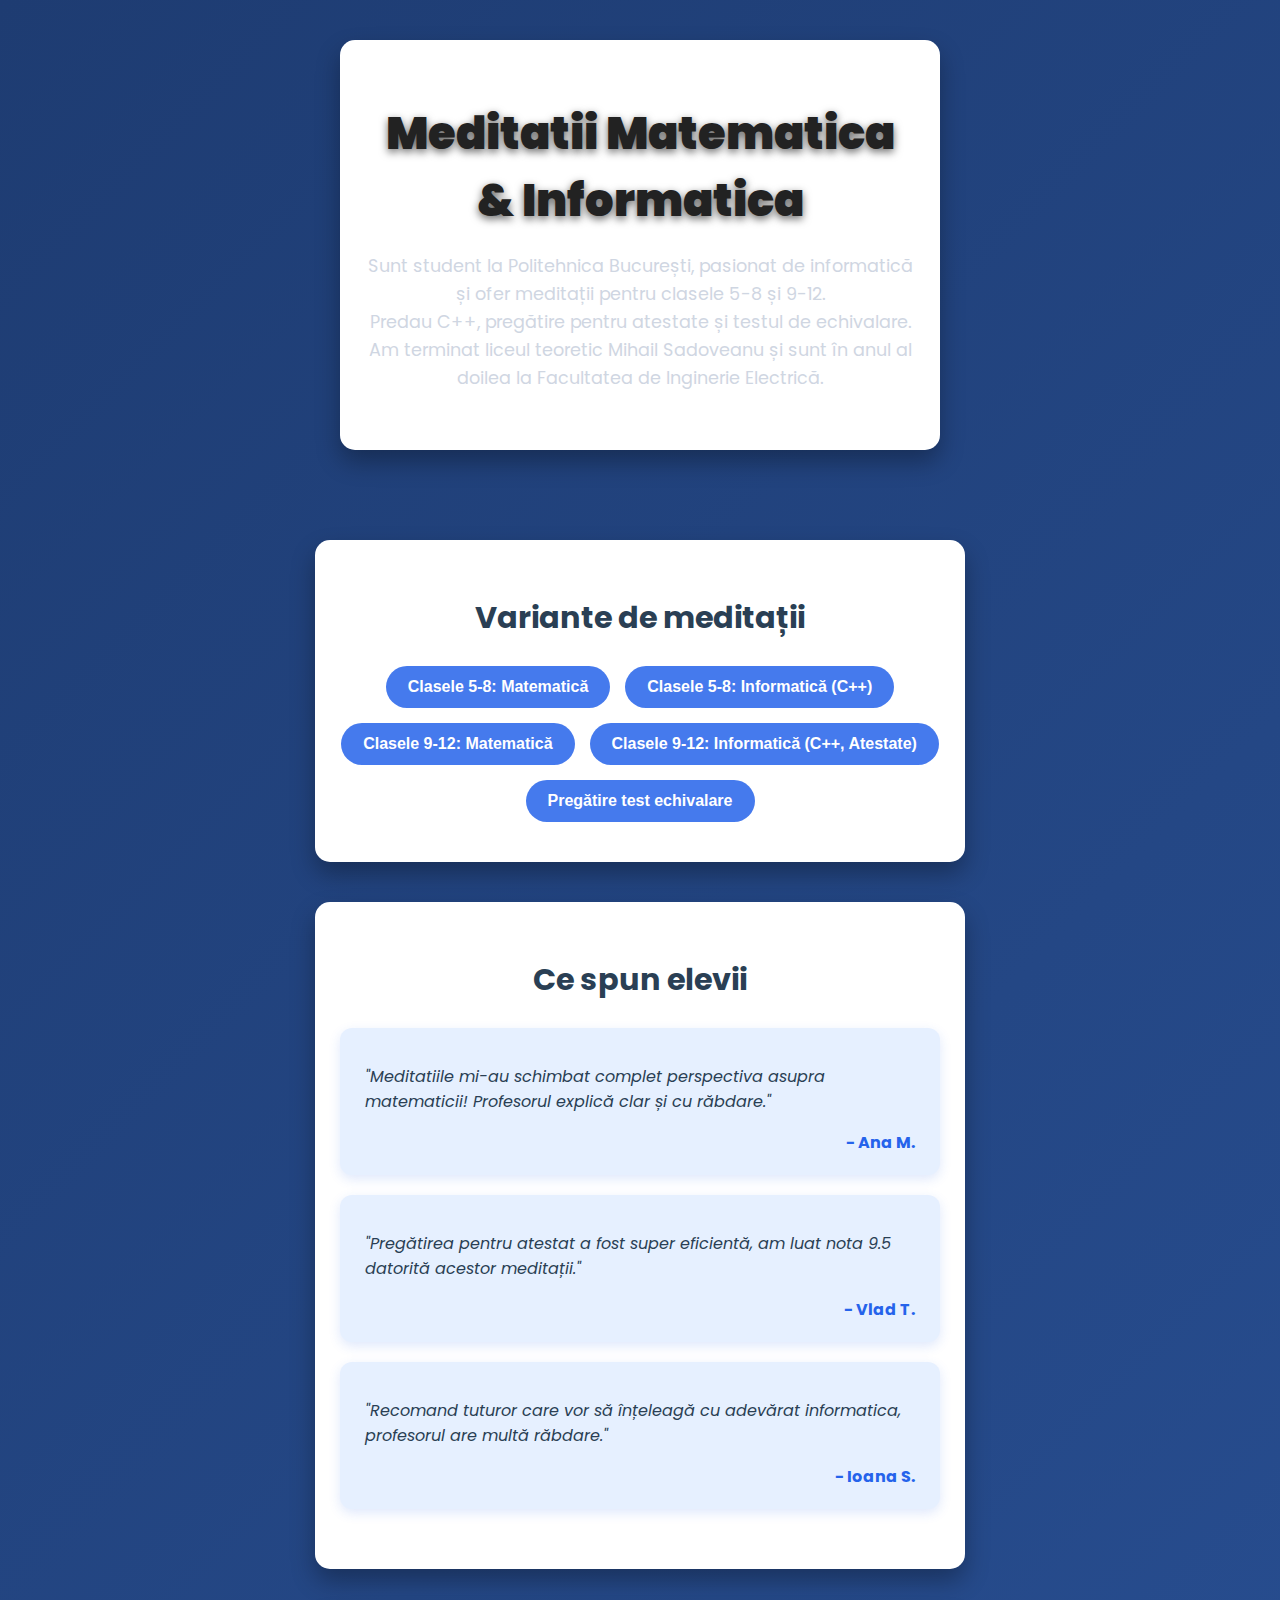
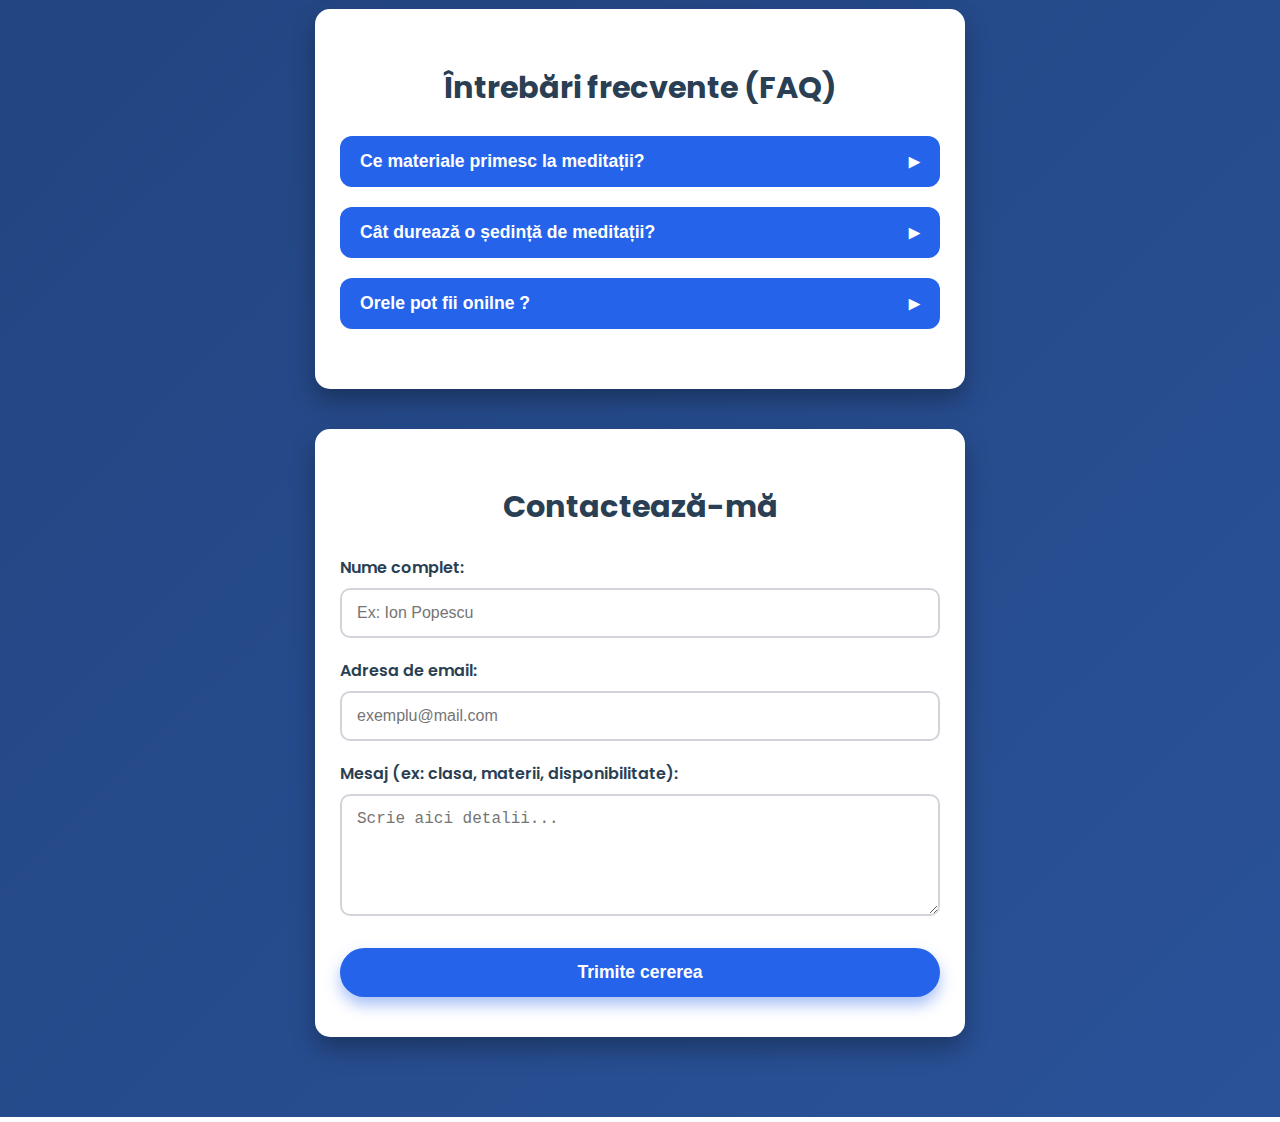
<file: index.html>
<!DOCTYPE html>
<html lang="ro">
<head>
  <meta charset="UTF-8" />
  <meta name="viewport" content="width=device-width, initial-scale=1" />
  <title>Meditatii Matematica & Informatica</title>
  <link href="https://fonts.googleapis.com/css2?family=Poppins:wght@400;600;700;800&display=swap" rel="stylesheet" />
  <link rel="stylesheet" href="style.css" />
</head>
<body>
  <header class="header">
    <div class="container">
      <h1>Meditatii Matematica & Informatica</h1>
      <p class="intro">
        Sunt student la Politehnica București, pasionat de informatică și ofer meditații pentru clasele 5-8 și 9-12.<br />
        Predau C++, pregătire pentru atestate și testul de echivalare.<br />
        Am terminat liceul teoretic Mihail Sadoveanu și sunt în anul al doilea la Facultatea de Inginerie Electrică.
      </p>
    </div>
  </header>

  <section class="variants container">
    <h2>Variante de meditații</h2>
    <div class="buttons-group">
      <button disabled>Clasele 5-8: Matematică</button>
      <button disabled>Clasele 5-8: Informatică (C++)</button>
      <button disabled>Clasele 9-12: Matematică</button>
      <button disabled>Clasele 9-12: Informatică (C++, Atestate)</button>
      <button disabled>Pregătire test echivalare</button>
    </div>
  </section>

  <section class="testimonials container">
    <h2>Ce spun elevii</h2>
    <div class="testimonial">
      <p>"Meditatiile mi-au schimbat complet perspectiva asupra matematicii! Profesorul explică clar și cu răbdare."</p>
      <span>- Ana M.</span>
    </div>
    <div class="testimonial">
      <p>"Pregătirea pentru atestat a fost super eficientă, am luat nota 9.5 datorită acestor meditații."</p>
      <span>- Vlad T.</span>
    </div>
    <div class="testimonial">
      <p>"Recomand tuturor care vor să înțeleagă cu adevărat informatica, profesorul are multă răbdare."</p>
      <span>- Ioana S.</span>
    </div>
  </section>

  <section class="faq container">
    <h2>Întrebări frecvente (FAQ)</h2>

    <div class="faq-item">
      <button class="faq-question" aria-expanded="false">
        Ce materiale primesc la meditații?
        <span class="arrow">&#9656;</span>
      </button>
      <div class="faq-answer" hidden>
        <p>Primești notițe personalizate, exerciții și teme pentru consolidarea cunoștințelor.</p>
      </div>
    </div>

    <div class="faq-item">
      <button class="faq-question" aria-expanded="false">
        Cât durează o ședință de meditații?
        <span class="arrow">&#9656;</span>
      </button>
      <div class="faq-answer" hidden>
        <p>O ședință standard durează între 60 și 90 de minute, în funcție de necesități.</p>
      </div>
    </div>

    <div class="faq-item">
      <button class="faq-question" aria-expanded="false">
        Orele pot fii onilne ?
        <span class="arrow">&#9656;</span>
      </button>
      <div class="faq-answer" hidden>
        <p>Da, ofer meditații atât online, cât și fizic, în funcție de preferințele elevului.</p>
      </div>
    </div>
  </section>

  <section class="contact container">
    <h2>Contactează-mă</h2>
    <form action="https://formspree.io/f/xnndlele" method="POST" onsubmit="handleSubmit(event)">
      <label for="name">Nume complet:</label>
      <input type="text" id="name" name="name" placeholder="Ex: Ion Popescu" required />

      <label for="email">Adresa de email:</label>
      <input type="email" id="email" name="email" placeholder="exemplu@mail.com" required />

      <label for="message">Mesaj (ex: clasa, materii, disponibilitate):</label>
      <textarea id="message" name="message" rows="5" placeholder="Scrie aici detalii..." required></textarea>

      <button type="submit" class="submit-btn">Trimite cererea</button>
    </form>
  </section>

  <script>
    // Toggle FAQ answers
    document.querySelectorAll('.faq-question').forEach(button => {
      button.addEventListener('click', () => {
        const expanded = button.getAttribute('aria-expanded') === 'true';
        button.setAttribute('aria-expanded', !expanded);
        const answer = button.nextElementSibling;
        if (answer.hasAttribute('hidden')) {
          answer.removeAttribute('hidden');
          button.querySelector('.arrow').style.transform = 'rotate(90deg)';
        } else {
          answer.setAttribute('hidden', '');
          button.querySelector('.arrow').style.transform = 'rotate(0deg)';
        }
      });
    });

    // Form submission
    function handleSubmit(event) {
      event.preventDefault();
      const form = event.target;

      fetch(form.action, {
        method: form.method,
        headers: { 'Accept': 'application/json' },
        body: new FormData(form)
      }).then(response => {
        if (response.ok) {
          window.location.href = 'multumesc.html';
        } else {
          response.json().then(data => {
            if (Object.hasOwn(data, 'errors')) {
              alert(data["errors"].map(error => error["message"]).join(", "));
            } else {
              alert("A apărut o eroare la trimitere.");
            }
          });
        }
      }).catch(() => {
        alert("Eroare la trimiterea formularului.");
      });
    }
  </script>
</body>
</html>
</file>
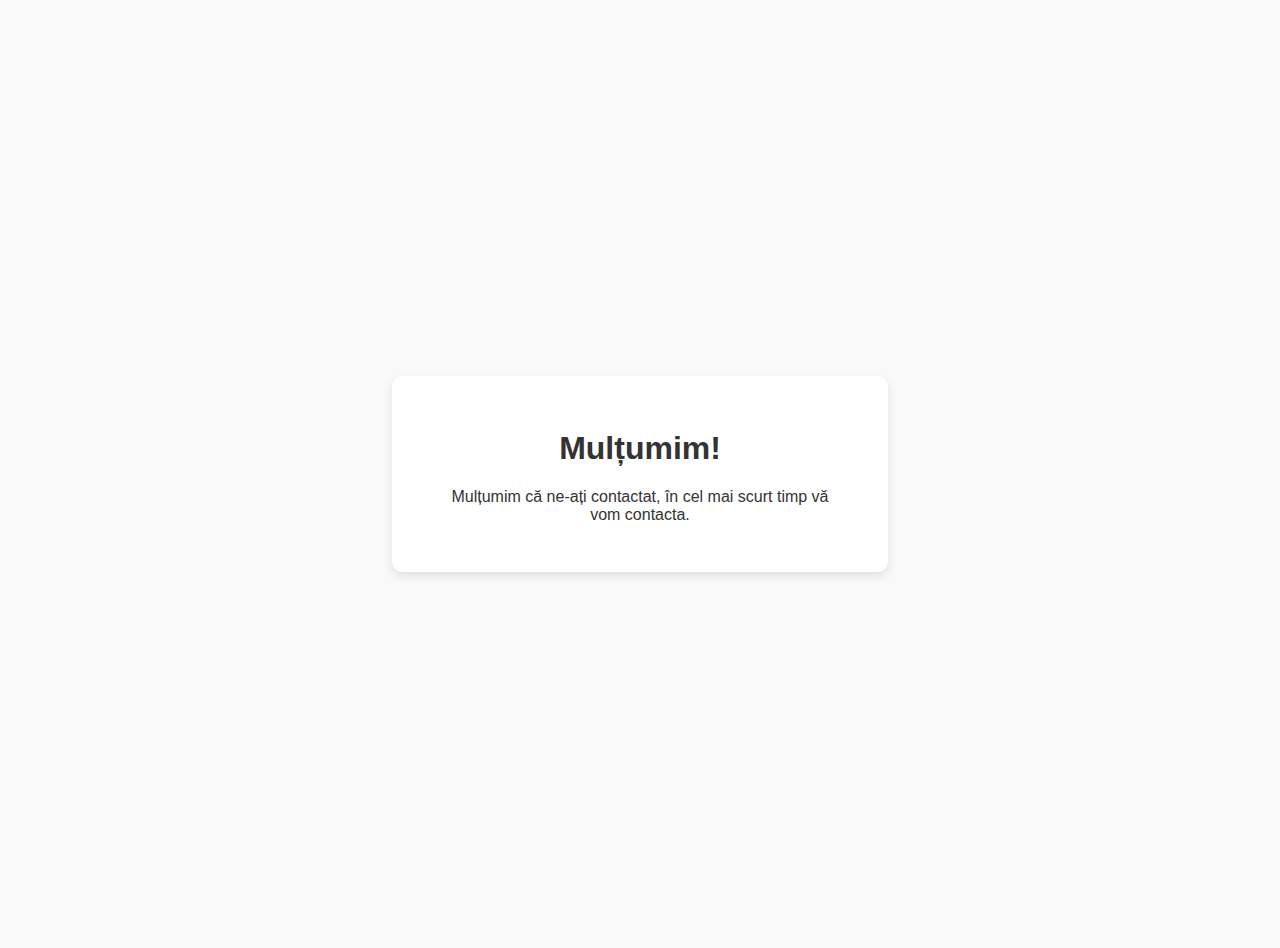
<file: multumesc.html>
<!DOCTYPE html>
<html lang="ro">
<head>
  <meta charset="UTF-8" />
  <meta name="viewport" content="width=device-width, initial-scale=1" />
  <title>Mulțumim!</title>
  <style>
    body {
      font-family: 'Segoe UI', Tahoma, Geneva, Verdana, sans-serif;
      background: #f9f9f9;
      display: flex;
      justify-content: center;
      align-items: center;
      height: 100vh;
      color: #333;
      text-align: center;
      padding: 1rem;
    }
    .message-box {
      background: white;
      padding: 2rem 3rem;
      border-radius: 10px;
      box-shadow: 0 4px 10px rgba(0,0,0,0.1);
      max-width: 400px;
    }
  </style>
</head>
<body>
  <div class="message-box">
    <h1>Mulțumim!</h1>
    <p>Mulțumim că ne-ați contactat, în cel mai scurt timp vă vom contacta.</p>
  </div>
</body>
</html>
</file>
<file: style.css>
/* style.css */

body {
    font-family: 'Poppins', sans-serif;
    background: linear-gradient(135deg, #1e3c72, #2a5298);
    color: #f0f0f0;
    margin: 0;
    padding: 0 0 40px 0;
    min-height: 100vh;
  }
  
  .container {
    max-width: 600px;
    margin: 0 auto 40px auto;
    background: #ffffff;
    color: #222;
    padding: 30px 25px 40px 25px;
    border-radius: 15px;
    box-shadow: 0 12px 25px rgba(0, 0, 0, 0.3);
  }
  
  /* Header */
  
  .header {
    padding: 40px 0 10px 0;
    text-align: center;
    max-width: 600px;
    margin: 0 auto 40px auto;
    color: #f0f0f0;
  }
  
  .header h1 {
    font-weight: 900;
    font-size: 2.8rem;
    margin-bottom: 15px;
    text-shadow: 0 3px 8px rgba(0,0,0,0.6);
  }
  
  .header .intro {
    font-size: 1.1rem;
    line-height: 1.6;
    color: #cfd6e2;
  }
  
  /* Variants Section */
  
  .variants h2,
  .testimonials h2,
  .faq h2,
  .contact h2 {
    color: #2a3f54;
    font-weight: 700;
    font-size: 1.9rem;
    margin-bottom: 25px;
    text-align: center;
  }
  
  /* Buttons group for variants */
  
  .buttons-group {
    display: flex;
    flex-wrap: wrap;
    gap: 15px;
    justify-content: center;
  }
  
  .buttons-group button {
    background: #2563eb;
    border: none;
    padding: 12px 22px;
    font-size: 1rem;
    font-weight: 600;
    color: white;
    border-radius: 30px;
    cursor: default; /* disabled but cursor normal */
    opacity: 0.85;
    min-width: 180px;
    text-align: center;
    user-select: none;
    transition: background-color 0.3s ease, opacity 0.3s ease;
  }
  
  .buttons-group button:hover {
    opacity: 1;
    background-color: #1e40af;
  }
  
  /* Testimonials */
  
  .testimonials .testimonial {
    background: #e6f0ff;
    border-radius: 12px;
    padding: 20px 25px;
    margin-bottom: 20px;
    color: #2a3f54;
    font-style: italic;
    box-shadow: 0 4px 12px rgba(37, 99, 235, 0.15);
  }
  
  .testimonials .testimonial span {
    display: block;
    margin-top: 12px;
    font-weight: 700;
    font-style: normal;
    text-align: right;
    color: #2563eb;
  }
  
  /* FAQ */
  
  .faq .faq-item {
    margin-bottom: 20px;
  }
  
  .faq-question {
    background: #2563eb;
    color: white;
    font-weight: 700;
    border: none;
    width: 100%;
    text-align: left;
    padding: 15px 20px;
    border-radius: 12px;
    cursor: pointer;
    display: flex;
    justify-content: space-between;
    align-items: center;
    font-size: 1.1rem;
    user-select: none;
    transition: background-color 0.3s ease;
  }
  
  .faq-question:hover {
    background-color: #1e40af;
  }
  
  .faq-question:focus {
    outline: 2px solid #1e40af;
  }
  
  .arrow {
    display: inline-block;
    transition: transform 0.3s ease;
    font-size: 1.3rem;
    line-height: 1;
  }
  
  .faq-answer {
    background: #f3f4f6;
    color: #2a3f54;
    padding: 15px 20px;
    border-radius: 0 0 12px 12px;
    margin-top: 3px;
    line-height: 1.5;
  }
  
  /* Contact Form */
  
  form label {
    display: block;
    font-weight: 600;
    margin-bottom: 8px;
  color: #2a3f54;
  margin-top: 20px;
  }
  
  input, textarea {
  width: 100%;
  padding: 14px 15px;
  font-size: 1rem;
  border-radius: 10px;
  border: 2px solid #d1d5db;
  transition: border-color 0.3s ease;
  box-sizing: border-box;
  resize: vertical;
  color: #222;
  }
  
  input:focus, textarea:focus {
  outline: none;
  border-color: #2563eb;
  box-shadow: 0 0 6px rgba(37, 99, 235, 0.5);
  }
  
  /* Submit button */
  
  .submit-btn {
  background-color: #2563eb;
  color: white;
  border: none;
  padding: 14px 30px;
  font-size: 1.1rem;
  font-weight: 700;
  border-radius: 30px;
  cursor: pointer;
  margin-top: 25px;
  width: 100%;
  box-shadow: 0 8px 15px rgba(37, 99, 235, 0.4);
  transition: background-color 0.3s ease, box-shadow 0.3s ease;
  }
  
  .submit-btn:hover {
  background-color: #1e40af;
  box-shadow: 0 12px 20px rgba(30, 64, 175, 0.6);
  }
  
  .submit-btn:focus {
  outline: 2px solid #1e40af;
  outline-offset: 2px;
  }
</file>
